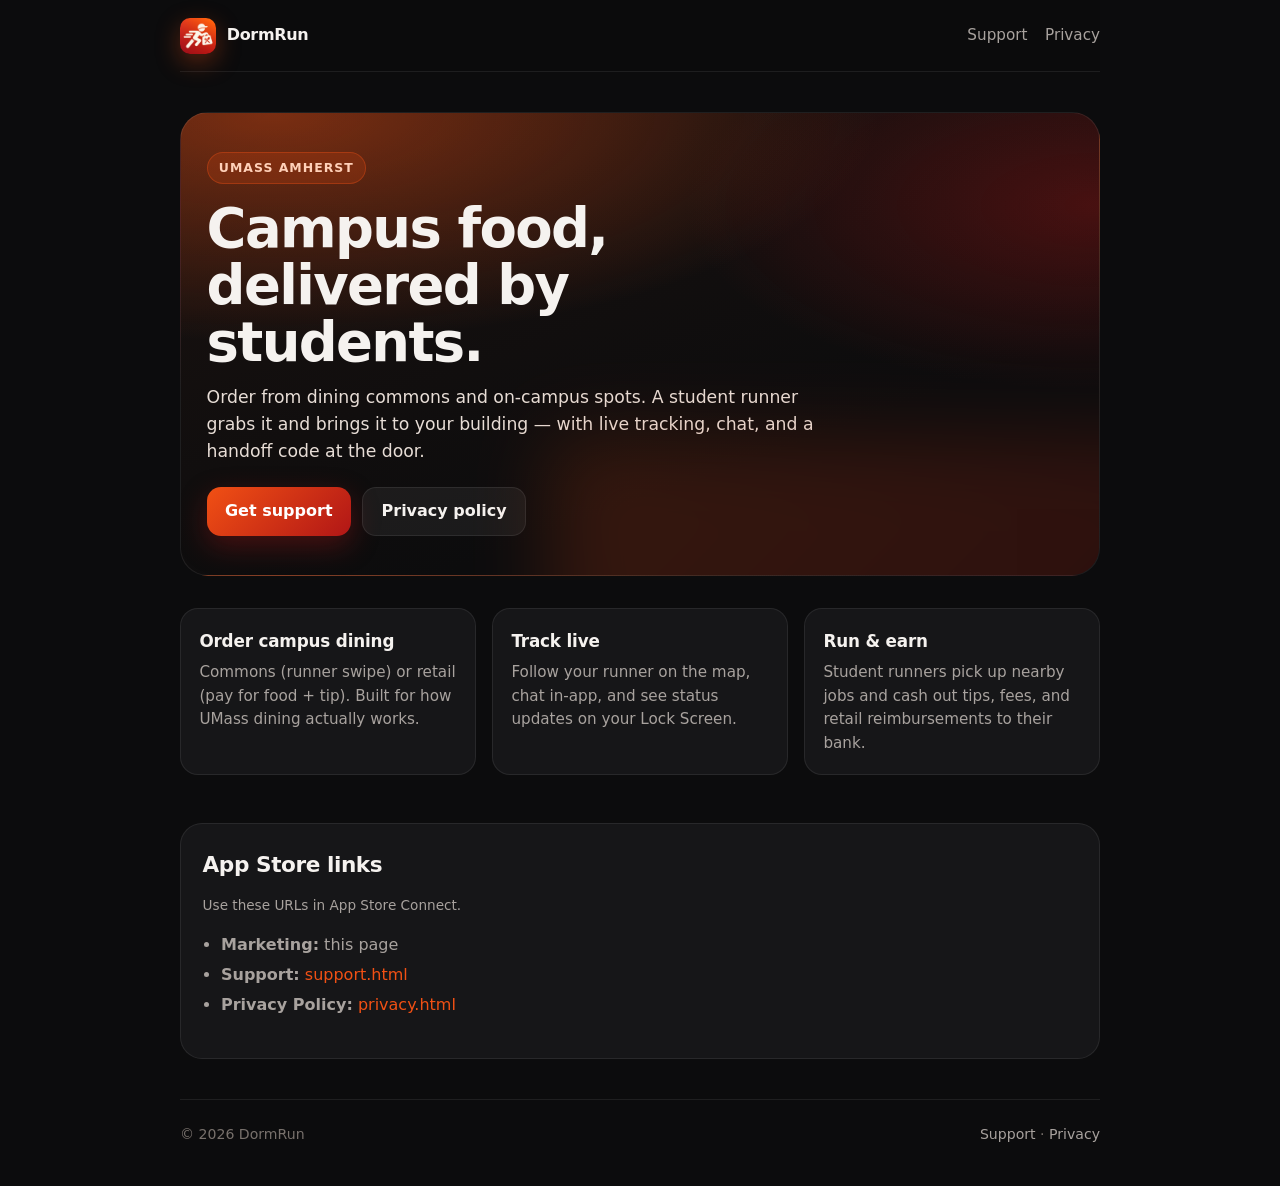
<file: index.html>
<!DOCTYPE html>
<html lang="en">
<head>
  <meta charset="utf-8" />
  <meta name="viewport" content="width=device-width, initial-scale=1" />
  <title>DormRun — Campus food, delivered by students</title>
  <meta name="description" content="DormRun brings UMass dining to your dorm. Order from commons and retail, track student runners live, and tip in-app." />
  <link rel="icon" href="assets/brandmark.png" />
  <link rel="stylesheet" href="assets/site.css" />
</head>
<body>
  <div class="wrap">
    <nav class="nav">
      <a class="brand" href="index.html">
        <img src="assets/brandmark.png" alt="DormRun logo" />
        DormRun
      </a>
      <div class="nav-links">
        <a href="support.html">Support</a>
        <a href="privacy.html">Privacy</a>
      </div>
    </nav>

    <header class="hero">
      <div class="eyebrow">UMass Amherst</div>
      <h1>Campus food, delivered by students.</h1>
      <p class="lede">
        Order from dining commons and on-campus spots. A student runner grabs it and brings it to your building —
        with live tracking, chat, and a handoff code at the door.
      </p>
      <div class="cta-row">
        <a class="btn btn-primary" href="support.html">Get support</a>
        <a class="btn btn-ghost" href="privacy.html">Privacy policy</a>
      </div>
    </header>

    <section class="grid">
      <article class="card">
        <h3>Order campus dining</h3>
        <p>Commons (runner swipe) or retail (pay for food + tip). Built for how UMass dining actually works.</p>
      </article>
      <article class="card">
        <h3>Track live</h3>
        <p>Follow your runner on the map, chat in-app, and see status updates on your Lock Screen.</p>
      </article>
      <article class="card">
        <h3>Run & earn</h3>
        <p>Student runners pick up nearby jobs and cash out tips, fees, and retail reimbursements to their bank.</p>
      </article>
    </section>

    <section class="panel">
      <h2>App Store links</h2>
      <p class="meta">Use these URLs in App Store Connect.</p>
      <ul>
        <li><strong>Marketing:</strong> this page</li>
        <li><strong>Support:</strong> <a href="support.html">support.html</a></li>
        <li><strong>Privacy Policy:</strong> <a href="privacy.html">privacy.html</a></li>
      </ul>
    </section>

    <footer class="footer">
      <span>© 2026 DormRun</span>
      <span>
        <a href="support.html">Support</a> ·
        <a href="privacy.html">Privacy</a>
      </span>
    </footer>
  </div>
</body>
</html>
</file>
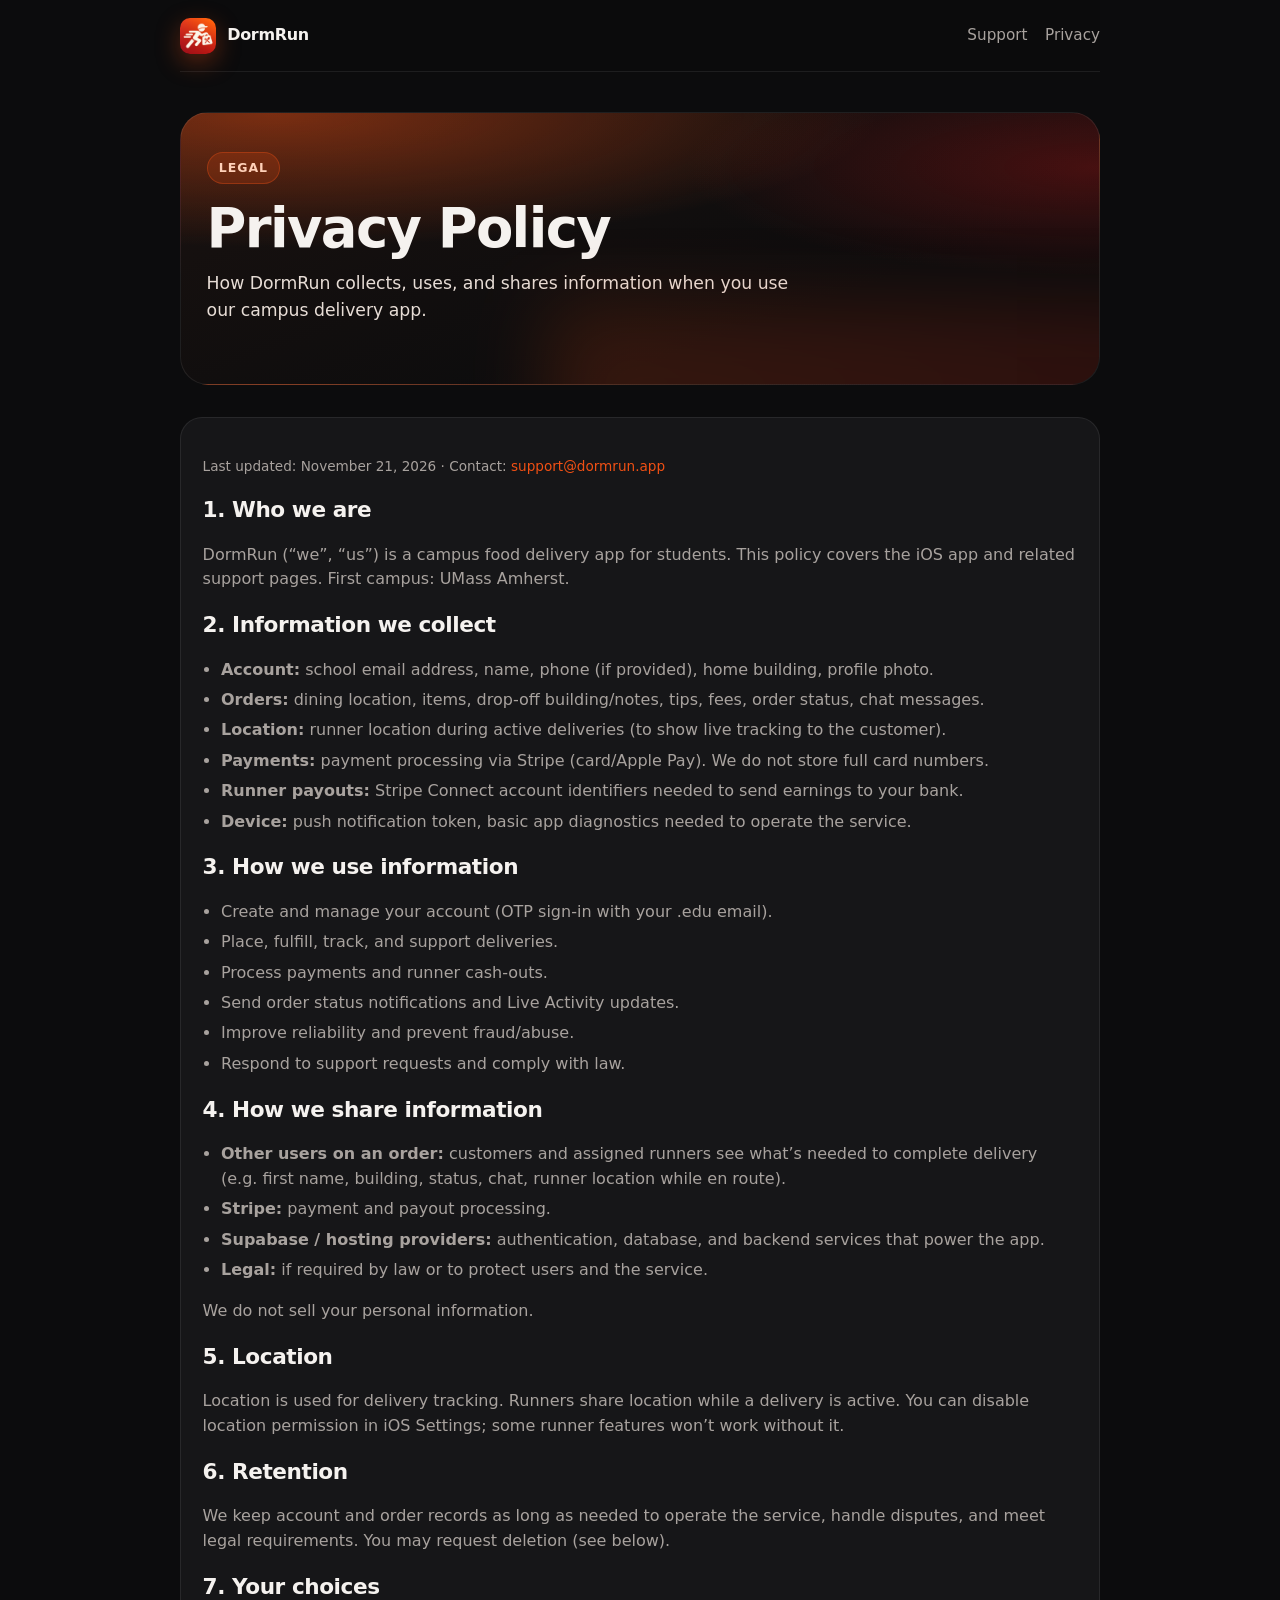
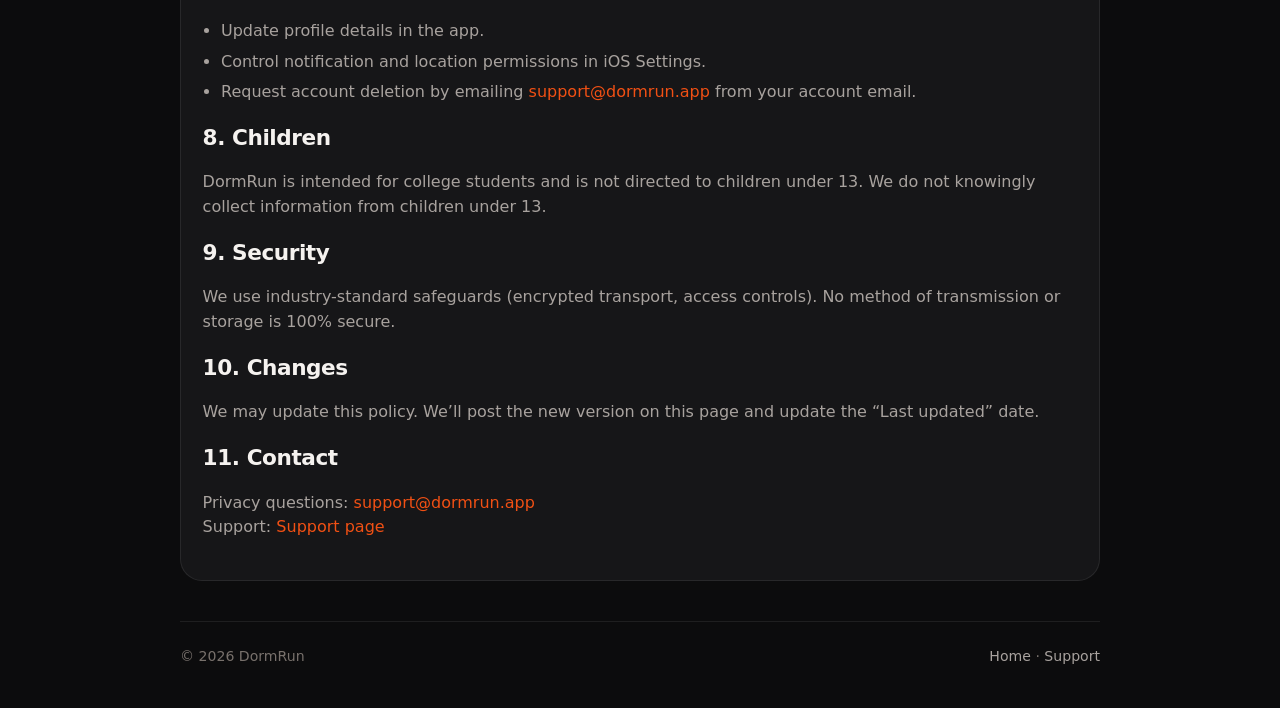
<file: privacy.html>
<!DOCTYPE html>
<html lang="en">
<head>
  <meta charset="utf-8" />
  <meta name="viewport" content="width=device-width, initial-scale=1" />
  <title>Privacy Policy — DormRun</title>
  <meta name="description" content="Privacy policy for the DormRun campus delivery app." />
  <link rel="icon" href="assets/brandmark.png" />
  <link rel="stylesheet" href="assets/site.css" />
</head>
<body>
  <div class="wrap">
    <nav class="nav">
      <a class="brand" href="index.html">
        <img src="assets/brandmark.png" alt="DormRun logo" />
        DormRun
      </a>
      <div class="nav-links">
        <a href="support.html">Support</a>
        <a href="privacy.html">Privacy</a>
      </div>
    </nav>

    <header class="hero">
      <div class="eyebrow">Legal</div>
      <h1>Privacy Policy</h1>
      <p class="lede">
        How DormRun collects, uses, and shares information when you use our campus delivery app.
      </p>
    </header>

    <section class="panel">
      <p class="meta">Last updated: November 21, 2026 · Contact: <a href="mailto:support@dormrun.app">support@dormrun.app</a></p>

      <h2>1. Who we are</h2>
      <p>
        DormRun (“we”, “us”) is a campus food delivery app for students. This policy covers the iOS app and related
        support pages. First campus: UMass Amherst.
      </p>

      <h2>2. Information we collect</h2>
      <ul>
        <li><strong>Account:</strong> school email address, name, phone (if provided), home building, profile photo.</li>
        <li><strong>Orders:</strong> dining location, items, drop-off building/notes, tips, fees, order status, chat messages.</li>
        <li><strong>Location:</strong> runner location during active deliveries (to show live tracking to the customer).</li>
        <li><strong>Payments:</strong> payment processing via Stripe (card/Apple Pay). We do not store full card numbers.</li>
        <li><strong>Runner payouts:</strong> Stripe Connect account identifiers needed to send earnings to your bank.</li>
        <li><strong>Device:</strong> push notification token, basic app diagnostics needed to operate the service.</li>
      </ul>

      <h2>3. How we use information</h2>
      <ul>
        <li>Create and manage your account (OTP sign-in with your .edu email).</li>
        <li>Place, fulfill, track, and support deliveries.</li>
        <li>Process payments and runner cash-outs.</li>
        <li>Send order status notifications and Live Activity updates.</li>
        <li>Improve reliability and prevent fraud/abuse.</li>
        <li>Respond to support requests and comply with law.</li>
      </ul>

      <h2>4. How we share information</h2>
      <ul>
        <li><strong>Other users on an order:</strong> customers and assigned runners see what’s needed to complete delivery (e.g. first name, building, status, chat, runner location while en route).</li>
        <li><strong>Stripe:</strong> payment and payout processing.</li>
        <li><strong>Supabase / hosting providers:</strong> authentication, database, and backend services that power the app.</li>
        <li><strong>Legal:</strong> if required by law or to protect users and the service.</li>
      </ul>
      <p>We do not sell your personal information.</p>

      <h2>5. Location</h2>
      <p>
        Location is used for delivery tracking. Runners share location while a delivery is active.
        You can disable location permission in iOS Settings; some runner features won’t work without it.
      </p>

      <h2>6. Retention</h2>
      <p>
        We keep account and order records as long as needed to operate the service, handle disputes, and meet legal
        requirements. You may request deletion (see below).
      </p>

      <h2>7. Your choices</h2>
      <ul>
        <li>Update profile details in the app.</li>
        <li>Control notification and location permissions in iOS Settings.</li>
        <li>Request account deletion by emailing <a href="mailto:support@dormrun.app">support@dormrun.app</a> from your account email.</li>
      </ul>

      <h2>8. Children</h2>
      <p>
        DormRun is intended for college students and is not directed to children under 13. We do not knowingly collect
        information from children under 13.
      </p>

      <h2>9. Security</h2>
      <p>
        We use industry-standard safeguards (encrypted transport, access controls). No method of transmission or storage
        is 100% secure.
      </p>

      <h2>10. Changes</h2>
      <p>
        We may update this policy. We’ll post the new version on this page and update the “Last updated” date.
      </p>

      <h2>11. Contact</h2>
      <p>
        Privacy questions: <a href="mailto:support@dormrun.app">support@dormrun.app</a><br />
        Support: <a href="support.html">Support page</a>
      </p>
    </section>

    <footer class="footer">
      <span>© 2026 DormRun</span>
      <span>
        <a href="index.html">Home</a> ·
        <a href="support.html">Support</a>
      </span>
    </footer>
  </div>
</body>
</html>
</file>
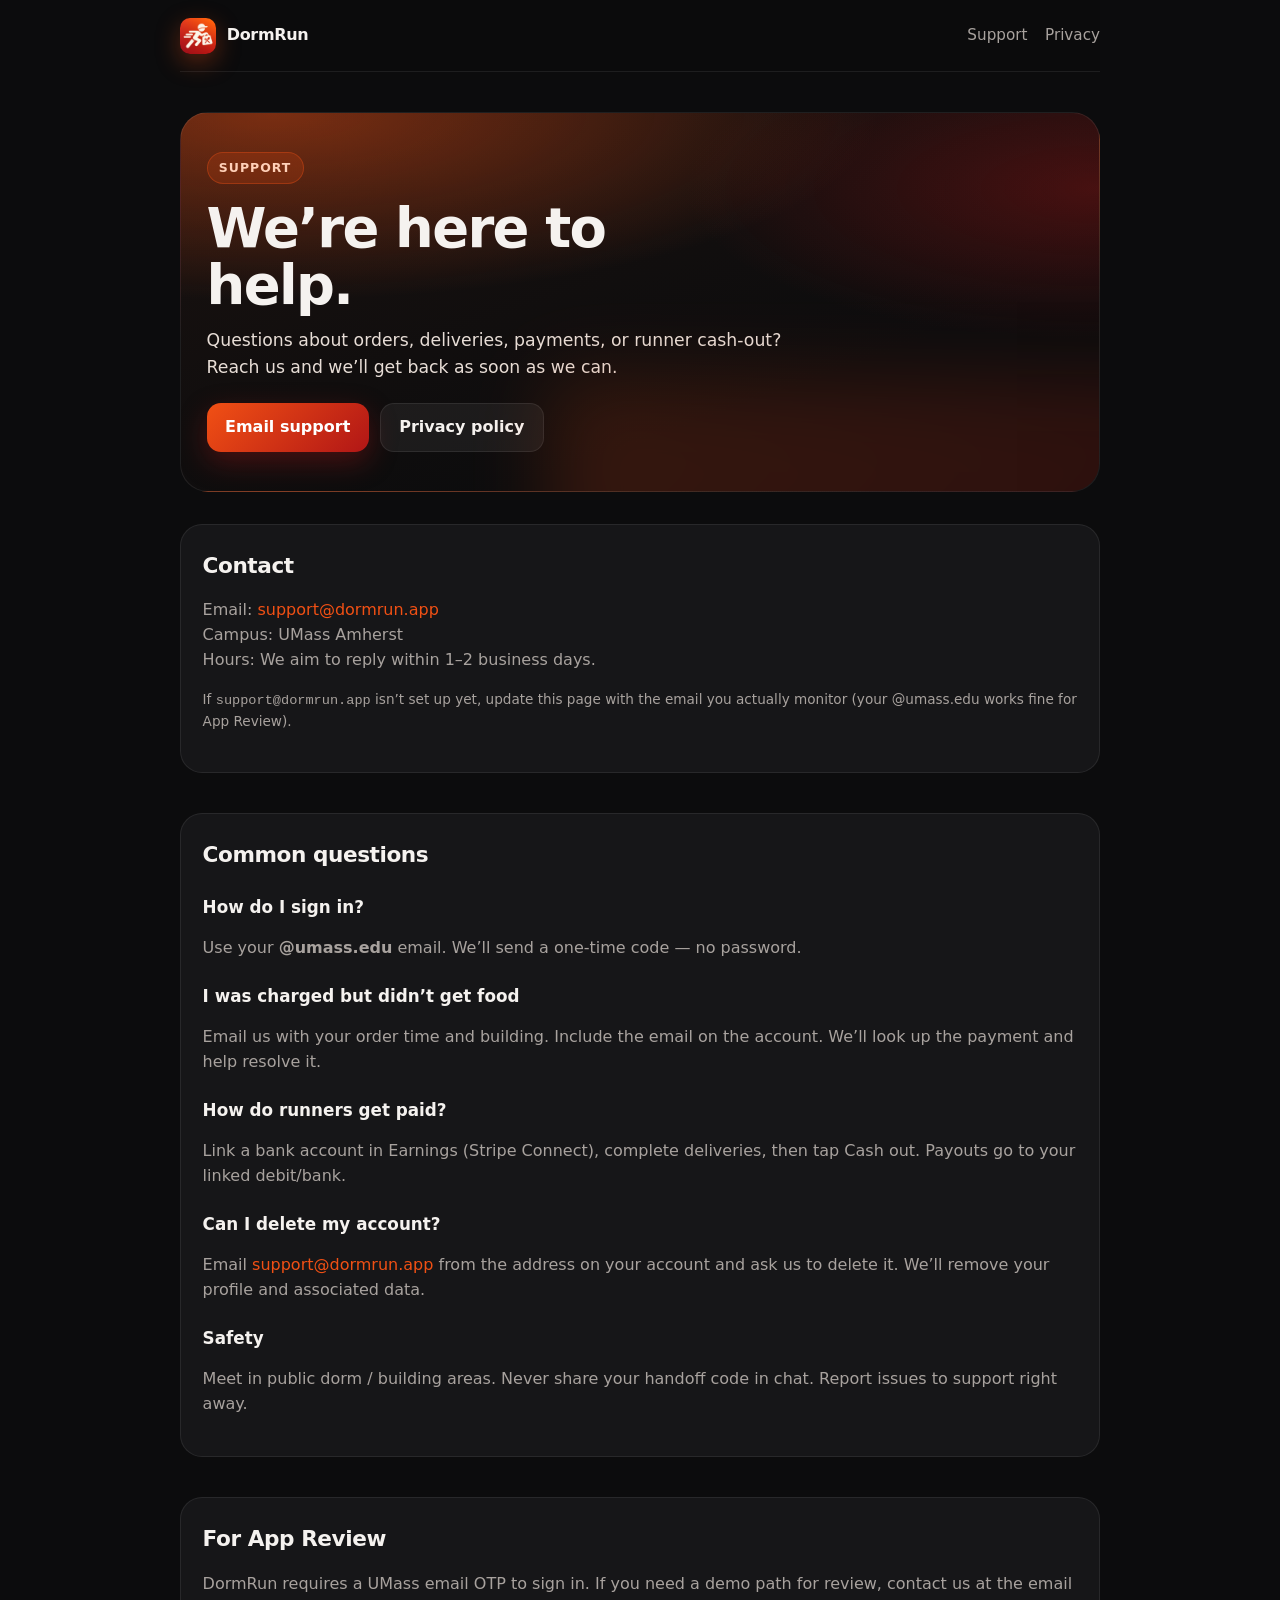
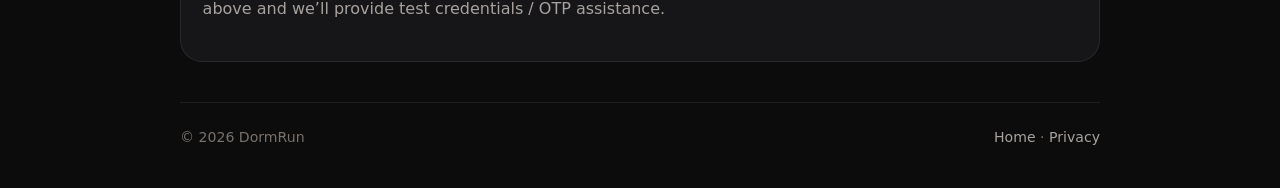
<file: support.html>
<!DOCTYPE html>
<html lang="en">
<head>
  <meta charset="utf-8" />
  <meta name="viewport" content="width=device-width, initial-scale=1" />
  <title>Support — DormRun</title>
  <meta name="description" content="DormRun support for customers and student runners at UMass Amherst." />
  <link rel="icon" href="assets/brandmark.png" />
  <link rel="stylesheet" href="assets/site.css" />
</head>
<body>
  <div class="wrap">
    <nav class="nav">
      <a class="brand" href="index.html">
        <img src="assets/brandmark.png" alt="DormRun logo" />
        DormRun
      </a>
      <div class="nav-links">
        <a href="support.html">Support</a>
        <a href="privacy.html">Privacy</a>
      </div>
    </nav>

    <header class="hero">
      <div class="eyebrow">Support</div>
      <h1>We’re here to help.</h1>
      <p class="lede">
        Questions about orders, deliveries, payments, or runner cash-out? Reach us and we’ll get back as soon as we can.
      </p>
      <div class="cta-row">
        <a class="btn btn-primary" href="mailto:support@dormrun.app?subject=DormRun%20Support">Email support</a>
        <a class="btn btn-ghost" href="privacy.html">Privacy policy</a>
      </div>
    </header>

    <section class="panel">
      <h2>Contact</h2>
      <p>
        Email: <a href="mailto:support@dormrun.app">support@dormrun.app</a><br />
        Campus: UMass Amherst<br />
        Hours: We aim to reply within 1–2 business days.
      </p>
      <p class="meta">
        If <code>support@dormrun.app</code> isn’t set up yet, update this page with the email you actually monitor
        (your @umass.edu works fine for App Review).
      </p>
    </section>

    <section class="panel">
      <h2>Common questions</h2>
      <h3>How do I sign in?</h3>
      <p>Use your <strong>@umass.edu</strong> email. We’ll send a one-time code — no password.</p>

      <h3>I was charged but didn’t get food</h3>
      <p>Email us with your order time and building. Include the email on the account. We’ll look up the payment and help resolve it.</p>

      <h3>How do runners get paid?</h3>
      <p>Link a bank account in Earnings (Stripe Connect), complete deliveries, then tap Cash out. Payouts go to your linked debit/bank.</p>

      <h3>Can I delete my account?</h3>
      <p>Email <a href="mailto:support@dormrun.app">support@dormrun.app</a> from the address on your account and ask us to delete it. We’ll remove your profile and associated data.</p>

      <h3>Safety</h3>
      <p>Meet in public dorm / building areas. Never share your handoff code in chat. Report issues to support right away.</p>
    </section>

    <section class="panel">
      <h2>For App Review</h2>
      <p>
        DormRun requires a UMass email OTP to sign in. If you need a demo path for review, contact us at the email above
        and we’ll provide test credentials / OTP assistance.
      </p>
    </section>

    <footer class="footer">
      <span>© 2026 DormRun</span>
      <span>
        <a href="index.html">Home</a> ·
        <a href="privacy.html">Privacy</a>
      </span>
    </footer>
  </div>
</body>
</html>
</file>
<file: assets/site.css>
:root {
  --brand-top: #f15014;
  --brand-bot: #b11616;
  --bg: #0c0c0d;
  --surface: #161618;
  --surface-2: #1e1e22;
  --text: #f5f2ef;
  --muted: #a8a29e;
  --faint: #78716c;
  --border: rgba(255, 255, 255, 0.08);
  --ok: #34c759;
  --radius: 18px;
  --font: "Avenir Next", "Segoe UI", system-ui, -apple-system, sans-serif;
  --display: "Avenir Next Condensed", "Avenir Next", system-ui, sans-serif;
}

* { box-sizing: border-box; }
html { scroll-behavior: smooth; }
body {
  margin: 0;
  font-family: var(--font);
  background: var(--bg);
  color: var(--text);
  line-height: 1.55;
  min-height: 100vh;
}

a { color: var(--brand-top); text-decoration: none; }
a:hover { text-decoration: underline; }

.wrap {
  width: min(920px, calc(100% - 2rem));
  margin: 0 auto;
}

.nav {
  display: flex;
  align-items: center;
  justify-content: space-between;
  padding: 1.1rem 0;
  border-bottom: 1px solid var(--border);
  position: sticky;
  top: 0;
  background: rgba(12, 12, 13, 0.85);
  backdrop-filter: blur(14px);
  z-index: 10;
}

.brand {
  display: flex;
  align-items: center;
  gap: 0.7rem;
  color: var(--text);
  text-decoration: none;
  font-weight: 700;
  letter-spacing: -0.02em;
}

.brand img {
  width: 36px;
  height: 36px;
  border-radius: 10px;
  object-fit: cover;
  box-shadow: 0 8px 24px rgba(241, 80, 20, 0.35);
}

.nav-links {
  display: flex;
  gap: 1.1rem;
  font-size: 0.95rem;
}

.nav-links a { color: var(--muted); text-decoration: none; }
.nav-links a:hover { color: var(--text); }

.hero {
  margin: 2.5rem 0 2rem;
  padding: 2.4rem 1.6rem;
  border-radius: 28px;
  background:
    radial-gradient(120% 90% at 10% 0%, rgba(241, 80, 20, 0.45), transparent 55%),
    radial-gradient(90% 80% at 100% 20%, rgba(177, 22, 22, 0.35), transparent 50%),
    linear-gradient(160deg, #1a1210 0%, #0c0c0d 70%);
  border: 1px solid var(--border);
  overflow: hidden;
  position: relative;
}

.hero::after {
  content: "";
  position: absolute;
  inset: auto -20% -40% 40%;
  height: 70%;
  background: linear-gradient(135deg, var(--brand-top), var(--brand-bot));
  opacity: 0.18;
  filter: blur(40px);
  pointer-events: none;
}

.eyebrow {
  display: inline-flex;
  align-items: center;
  gap: 0.4rem;
  font-size: 0.78rem;
  font-weight: 650;
  letter-spacing: 0.08em;
  text-transform: uppercase;
  color: #ffd0b8;
  background: rgba(241, 80, 20, 0.18);
  border: 1px solid rgba(241, 80, 20, 0.35);
  padding: 0.35rem 0.7rem;
  border-radius: 999px;
  margin-bottom: 1rem;
}

h1 {
  font-family: var(--display);
  font-size: clamp(2.2rem, 5vw, 3.4rem);
  line-height: 1.05;
  letter-spacing: -0.03em;
  margin: 0 0 0.8rem;
  max-width: 14ch;
}

.lede {
  max-width: 38rem;
  color: #e7ddd6;
  font-size: 1.08rem;
  margin: 0 0 1.4rem;
}

.cta-row { display: flex; flex-wrap: wrap; gap: 0.7rem; }

.btn {
  display: inline-flex;
  align-items: center;
  justify-content: center;
  min-height: 46px;
  padding: 0.7rem 1.15rem;
  border-radius: 14px;
  font-weight: 700;
  border: none;
  cursor: pointer;
  text-decoration: none;
}

.btn-primary {
  color: white;
  background: linear-gradient(135deg, var(--brand-top), var(--brand-bot));
  box-shadow: 0 10px 28px rgba(177, 22, 22, 0.35);
}
.btn-primary:hover { text-decoration: none; filter: brightness(1.05); }

.btn-ghost {
  color: var(--text);
  background: rgba(255, 255, 255, 0.06);
  border: 1px solid var(--border);
}
.btn-ghost:hover { text-decoration: none; background: rgba(255, 255, 255, 0.1); }

.grid {
  display: grid;
  grid-template-columns: repeat(3, 1fr);
  gap: 1rem;
  margin: 1.5rem 0 3rem;
}

@media (max-width: 760px) {
  .grid { grid-template-columns: 1fr; }
  .nav-links { gap: 0.75rem; font-size: 0.85rem; }
}

.card {
  background: var(--surface);
  border: 1px solid var(--border);
  border-radius: var(--radius);
  padding: 1.2rem 1.15rem;
}

.card h3 {
  margin: 0 0 0.45rem;
  font-size: 1.05rem;
  letter-spacing: -0.01em;
}

.card p {
  margin: 0;
  color: var(--muted);
  font-size: 0.95rem;
}

.panel {
  background: var(--surface);
  border: 1px solid var(--border);
  border-radius: 22px;
  padding: 1.5rem 1.35rem;
  margin: 1.25rem 0 2.5rem;
}

.panel h2 {
  margin: 0 0 0.75rem;
  font-size: 1.35rem;
  letter-spacing: -0.02em;
}

.panel h3 {
  margin: 1.4rem 0 0.45rem;
  font-size: 1.05rem;
}

.panel p, .panel li { color: var(--muted); }
.panel ul { padding-left: 1.15rem; }
.panel li { margin: 0.35rem 0; }

.meta {
  color: var(--faint);
  font-size: 0.85rem;
  margin-bottom: 1rem;
}

.footer {
  border-top: 1px solid var(--border);
  padding: 1.5rem 0 2.5rem;
  color: var(--faint);
  font-size: 0.88rem;
  display: flex;
  flex-wrap: wrap;
  gap: 0.75rem 1.25rem;
  justify-content: space-between;
}

.footer a { color: var(--muted); }
</file>
